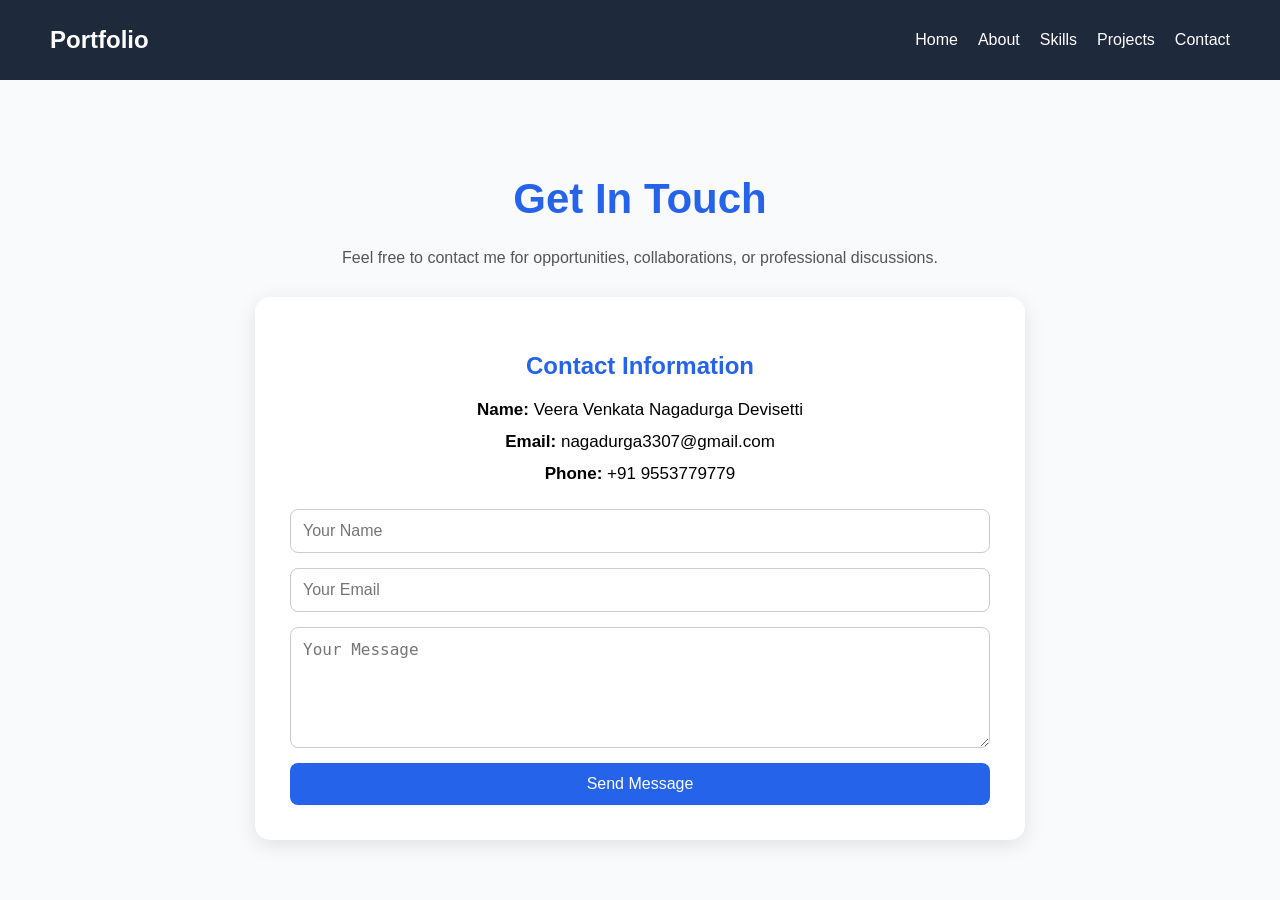
<file: contact.html>
<!DOCTYPE html>
<html lang="en">
<head>
    <meta charset="UTF-8">
    <meta name="viewport" content="width=device-width, initial-scale=1.0">
    <title>Contact Me</title>
    <link rel="stylesheet" href="style.css">
</head>
<body>

<nav class="navbar">
    <div class="logo">Portfolio</div>

    <ul>
        <li><a href="index.html">Home</a></li>
        <li><a href="about.html">About</a></li>
        <li><a href="skills.html">Skills</a></li>
        <li><a href="projects.html">Projects</a></li>
        <li><a href="contact.html">Contact</a></li>
    </ul>
</nav>

<section class="contact-section">

    <h1>Get In Touch</h1>

    <p class="contact-intro">
        Feel free to contact me for opportunities, collaborations,
        or professional discussions.
    </p>

    <div class="contact-card">

        <h2>Contact Information</h2>

        <div class="contact-info">
            <p><strong>Name:</strong> Veera Venkata Nagadurga Devisetti</p>
            <p><strong>Email:</strong> nagadurga3307@gmail.com</p>
            <p><strong>Phone:</strong> +91 9553779779</p>
        </div>

        <form class="contact-form">

            <input type="text" placeholder="Your Name" required>

            <input type="email" placeholder="Your Email" required>

            <textarea rows="5" placeholder="Your Message" required></textarea>

            <button type="submit">Send Message</button>

        </form>

    </div>

</section>

</body>
</html>
</file>
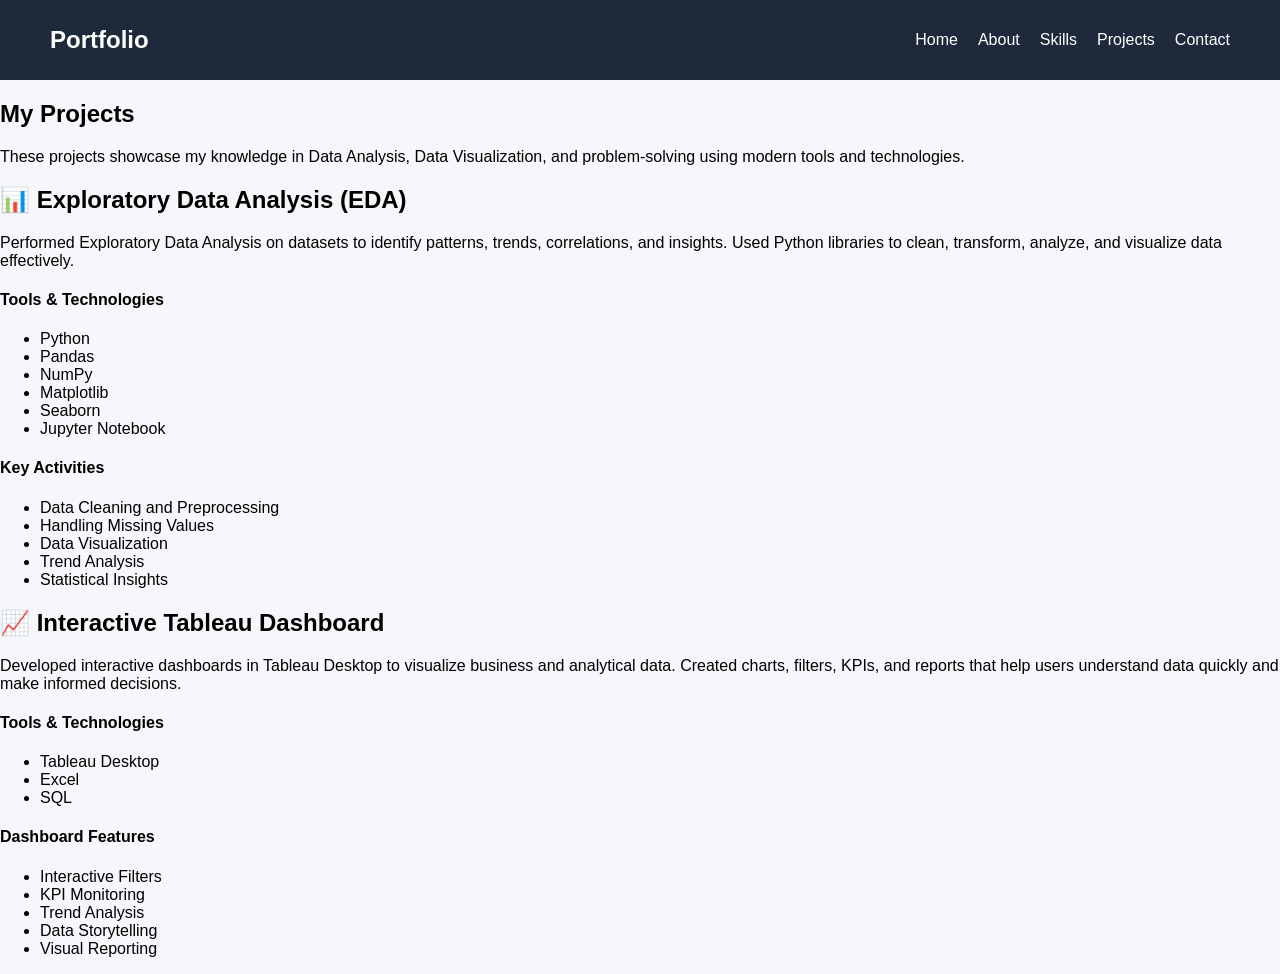
<file: projects.html>
<!DOCTYPE html>
<html lang="en">
<head>
    <meta charset="UTF-8">
    <meta name="viewport" content="width=device-width, initial-scale=1.0">
    <title>Projects</title>
    <link rel="stylesheet" href="style.css">
</head>
<body>

<nav class="navbar">
    <div class="logo">Portfolio</div>

    <ul>
        <li><a href="index.html">Home</a></li>
        <li><a href="about.html">About</a></li>
        <li><a href="skills.html">Skills</a></li>
        <li><a href="projects.html">Projects</a></li>
        <li><a href="contact.html">Contact</a></li>
    </ul>
</nav>

<section class="projects-section">

    <h1>My Projects</h1>

    <p class="projects-intro">
        These projects showcase my knowledge in Data Analysis,
        Data Visualization, and problem-solving using modern tools
        and technologies.
    </p>

    <div class="project-container">

        <div class="project-card">
            <h2>📊 Exploratory Data Analysis (EDA)</h2>

            <p>
                Performed Exploratory Data Analysis on datasets to
                identify patterns, trends, correlations, and insights.
                Used Python libraries to clean, transform, analyze,
                and visualize data effectively.
            </p>

            <h4>Tools & Technologies</h4>
            <ul>
                <li>Python</li>
                <li>Pandas</li>
                <li>NumPy</li>
                <li>Matplotlib</li>
                <li>Seaborn</li>
                <li>Jupyter Notebook</li>
            </ul>

            <h4>Key Activities</h4>
            <ul>
                <li>Data Cleaning and Preprocessing</li>
                <li>Handling Missing Values</li>
                <li>Data Visualization</li>
                <li>Trend Analysis</li>
                <li>Statistical Insights</li>
            </ul>
        </div>

        <div class="project-card">
            <h2>📈 Interactive Tableau Dashboard</h2>

            <p>
                Developed interactive dashboards in Tableau Desktop
                to visualize business and analytical data. Created
                charts, filters, KPIs, and reports that help users
                understand data quickly and make informed decisions.
            </p>

            <h4>Tools & Technologies</h4>
            <ul>
                <li>Tableau Desktop</li>
                <li>Excel</li>
                <li>SQL</li>
            </ul>

            <h4>Dashboard Features</h4>
            <ul>
                <li>Interactive Filters</li>
                <li>KPI Monitoring</li>
                <li>Trend Analysis</li>
                <li>Data Storytelling</li>
                <li>Visual Reporting</li>
            </ul>
        </div>

    </div>

</section>

</body>
</html>
</file>
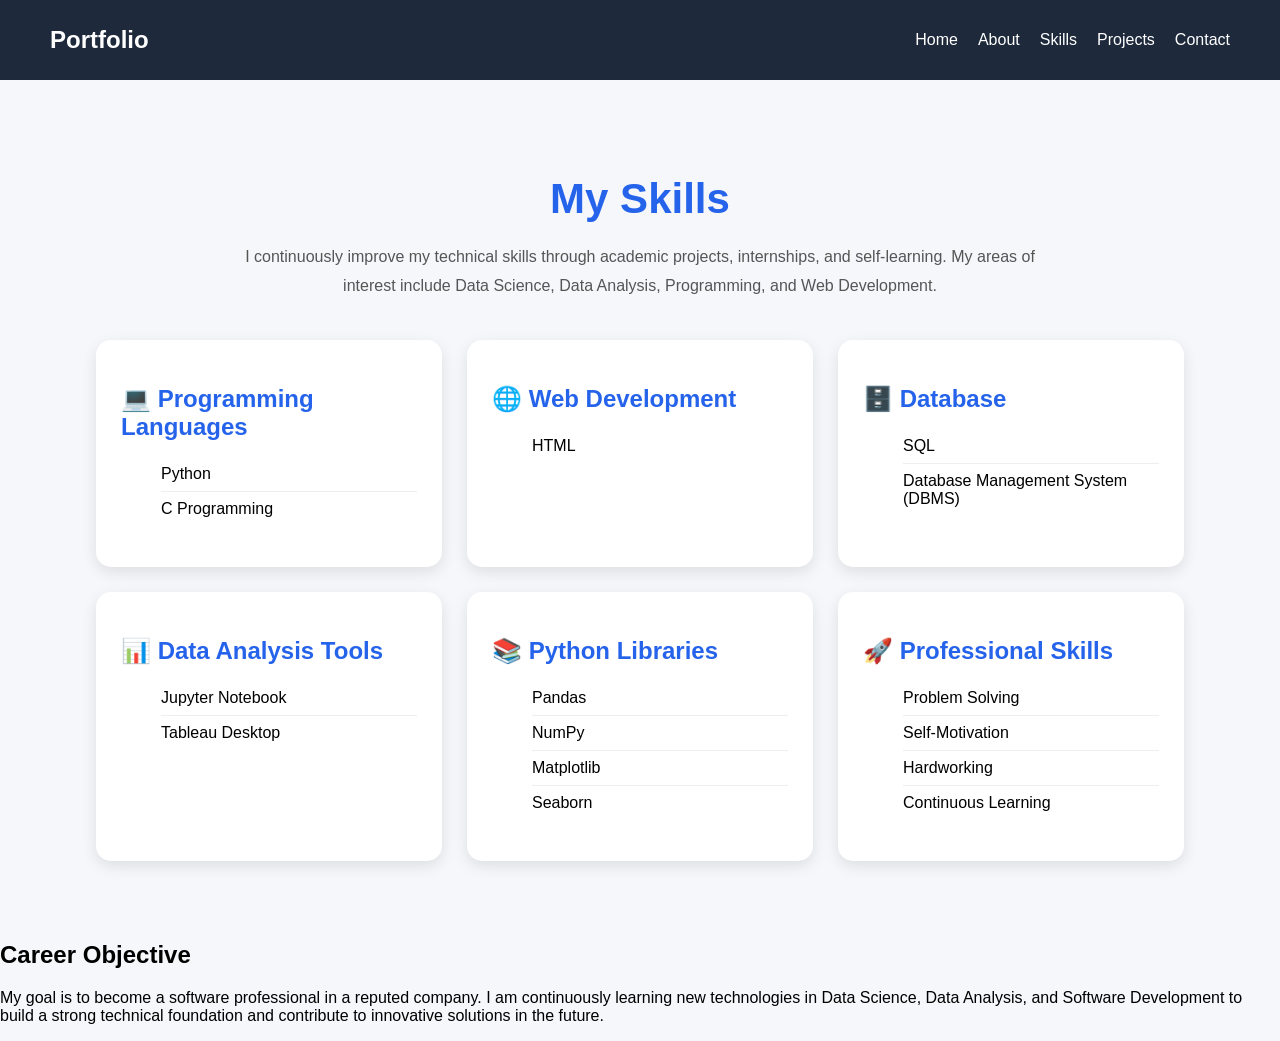
<file: skills.html>
<!DOCTYPE html>
<html lang="en">
<head>
    <meta charset="UTF-8">
    <meta name="viewport" content="width=device-width, initial-scale=1.0">
    <title>Skills</title>
    <link rel="stylesheet" href="style.css">
</head>
<body>

<nav class="navbar">
    <div class="logo">Portfolio</div>

    <ul>
        <li><a href="index.html">Home</a></li>
        <li><a href="about.html">About</a></li>
        <li><a href="skills.html">Skills</a></li>
        <li><a href="projects.html">Projects</a></li>
        <li><a href="contact.html">Contact</a></li>
    </ul>
</nav>

<section class="skills-section">

    <h1>My Skills</h1>

    <p class="skills-intro">
        I continuously improve my technical skills through academic
        projects, internships, and self-learning. My areas of interest
        include Data Science, Data Analysis, Programming, and Web Development.
    </p>

    <div class="skills-container">

        <div class="skill-card">
            <h2>💻 Programming Languages</h2>
            <ul>
                <li>Python</li>
                <li>C Programming</li>
            </ul>
        </div>

        <div class="skill-card">
            <h2>🌐 Web Development</h2>
            <ul>
                <li>HTML</li>
            </ul>
        </div>

        <div class="skill-card">
            <h2>🗄️ Database</h2>
            <ul>
                <li>SQL</li>
                <li>Database Management System (DBMS)</li>
            </ul>
        </div>

        <div class="skill-card">
            <h2>📊 Data Analysis Tools</h2>
            <ul>
                <li>Jupyter Notebook</li>
                <li>Tableau Desktop</li>
            </ul>
        </div>

        <div class="skill-card">
            <h2>📚 Python Libraries</h2>
            <ul>
                <li>Pandas</li>
                <li>NumPy</li>
                <li>Matplotlib</li>
                <li>Seaborn</li>
            </ul>
        </div>

        <div class="skill-card">
            <h2>🚀 Professional Skills</h2>
            <ul>
                <li>Problem Solving</li>
                <li>Self-Motivation</li>
                <li>Hardworking</li>
                <li>Continuous Learning</li>
            </ul>
        </div>

    </div>

</section>

</body>
</html><section class="career-goal">

    <h2>Career Objective</h2>

    <p>
        My goal is to become a software professional in a reputed
        company. I am continuously learning new technologies in
        Data Science, Data Analysis, and Software Development to
        build a strong technical foundation and contribute to
        innovative solutions in the future.
    </p>

</section>
</file>
<file: style.css>
body{
    margin:0;
    font-family:Arial, sans-serif;
    background:#f5f7fa;
}

.navbar{
    background:#1e293b;
    padding:15px 50px;
    display:flex;
    justify-content:space-between;
    align-items:center;
}

.logo{
    color:white;
    font-size:24px;
    font-weight:bold;
}

.navbar ul{
    display:flex;
    list-style:none;
}

.navbar ul li{
    margin-left:20px;
}

.navbar ul li a{
    color:white;
    text-decoration:none;
}

.hero{
    display:flex;
    justify-content:space-between;
    align-items:center;
    padding:80px 10%;
}

.hero-text{
    width:55%;
}

.hero-text h1{
    font-size:55px;
    color:#1e293b;
    margin:10px 0;
}

.hero-text h2{
    color:#2563eb;
}

.hero-text p{
    font-size:18px;
    line-height:1.8;
    margin:25px 0;
}

.hero-image img{
    width:320px;
    height:320px;
    border-radius:50%;
    object-fit:cover;
    border:6px solid #2563eb;
}

.btn{
    background:#2563eb;
    color:white;
    padding:12px 25px;
    text-decoration:none;
    border-radius:5px;
    margin-right:10px;
}

.btn-outline{
    background:white;
    color:#2563eb;
    border:2px solid #2563eb;
}

.about-preview{
    padding:60px 10%;
    background:white;
}

.about-preview h2{
    color:#2563eb;
}

.about-preview p{
    line-height:1.8;
    font-size:17px;
}

.read-more{
    display:inline-block;
    margin-top:15px;
    text-decoration:none;
    color:#2563eb;
    font-weight:bold;
}.skills-section{
    width:85%;
    margin:auto;
    padding:60px 0;
}

.skills-section h1{
    text-align:center;
    color:#2563eb;
    font-size:42px;
    margin-bottom:20px;
}

.skills-intro{
    text-align:center;
    max-width:800px;
    margin:auto;
    line-height:1.8;
    color:#555;
    margin-bottom:40px;
}

.skills-container{
    display:grid;
    grid-template-columns:repeat(auto-fit,minmax(300px,1fr));
    gap:25px;
}

.skill-card{
    background:white;
    padding:25px;
    border-radius:15px;
    box-shadow:0 5px 15px rgba(0,0,0,0.1);
    transition:0.3s;
}

.skill-card:hover{
    transform:translateY(-10px);
}

.skill-card h2{
    color:#2563eb;
    margin-bottom:15px;
}

.skill-card ul{
    list-style:none;
}

.skill-card ul li{
    padding:8px 0;
    border-bottom:1px solid #eee;
}

.skill-card ul li:last-child{
    border-bottom:none;
}.contact-section{
    min-height:80vh;
    display:flex;
    flex-direction:column;
    justify-content:center;
    align-items:center;
    padding:50px 20px;
    background:#f8fafc;
}

.contact-section h1{
    font-size:42px;
    color:#2563eb;
    margin-bottom:10px;
}

.contact-intro{
    text-align:center;
    color:#555;
    margin-bottom:30px;
}

.contact-card{
    width:100%;
    max-width:700px;
    background:white;
    padding:35px;
    border-radius:15px;
    text-align:center;
    box-shadow:0 5px 20px rgba(0,0,0,0.1);
}

.contact-card h2{
    color:#2563eb;
    margin-bottom:20px;
}

.contact-info p{
    margin:12px 0;
    font-size:17px;
}

.contact-form{
    margin-top:25px;
    display:flex;
    flex-direction:column;
    gap:15px;
}

.contact-form input,
.contact-form textarea{
    padding:12px;
    border:1px solid #ccc;
    border-radius:8px;
    font-size:16px;
}

.contact-form button{
    padding:12px;
    background:#2563eb;
    color:white;
    border:none;
    border-radius:8px;
    cursor:pointer;
    font-size:16px;
}

.contact-form button:hover{
    background:#1d4ed8;
}
</file>
